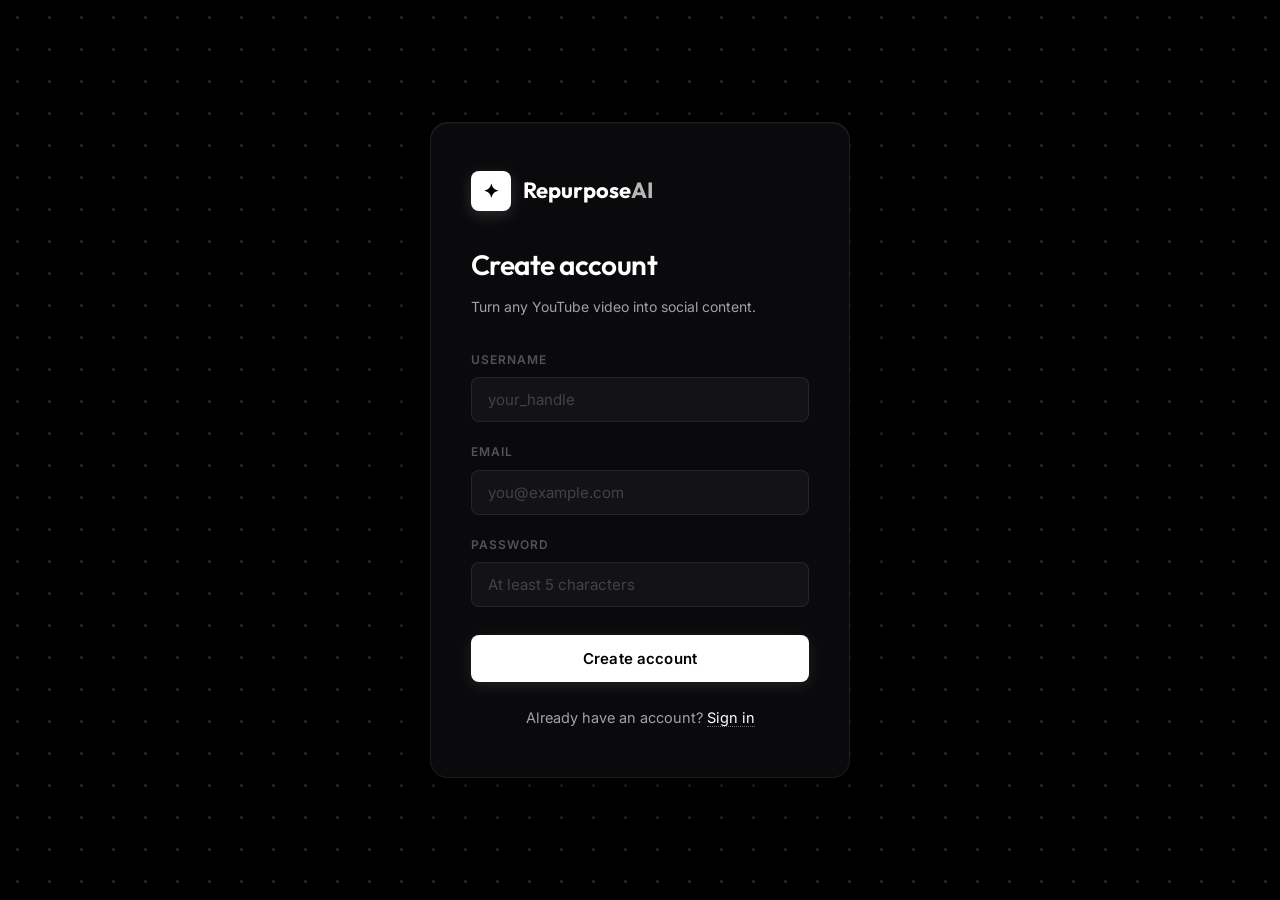
<file: Frontend/index.html>
<!DOCTYPE html>
<html lang="en">
<head>
  <!-- Google tag (gtag.js) -->
  <script async src="https://www.googletagmanager.com/gtag/js?id=G-D0ZBN7VBCC"></script>
  <script>
    window.dataLayer = window.dataLayer || [];
    function gtag(){dataLayer.push(arguments);}
    gtag('js', new Date());

    gtag('config', 'G-D0ZBN7VBCC');
  </script>
  <meta charset="UTF-8" />
  <meta name="viewport" content="width=device-width, initial-scale=1.0" />
  <title>Create account — Repurpose AI</title>
  <link rel="stylesheet" href="css/style.css" />
</head>
<body>
<div class="auth-wrap">
  <div class="auth-card">
    <div class="auth-logo">
      <div class="auth-logo-icon">✦</div>
      <span class="auth-logo-name">Repurpose<span>AI</span></span>
    </div>
    <h2>Create account</h2>
    <p class="subtitle">Turn any YouTube video into social content.</p>
    <div class="field">
      <label for="username">Username</label>
      <input type="text" id="username" placeholder="your_handle" autocomplete="username" />
    </div>
    <div class="field">
      <label for="email">Email</label>
      <input type="email" id="email" placeholder="you@example.com" autocomplete="email" />
    </div>
    <div class="field">
      <label for="password">Password</label>
      <input type="password" id="password" placeholder="At least 5 characters" autocomplete="new-password"
        onkeydown="if(event.key==='Enter') registerUser()" />
    </div>
    <button class="btn btn-primary" id="registerBtn" onclick="registerUser()" style="margin-top:8px;">
      Create account
    </button>
    <p class="auth-footer">Already have an account? <a href="login.html">Sign in</a></p>
  </div>
</div>
<script src="js/auth.js"></script>
</body>
</html>
</file>
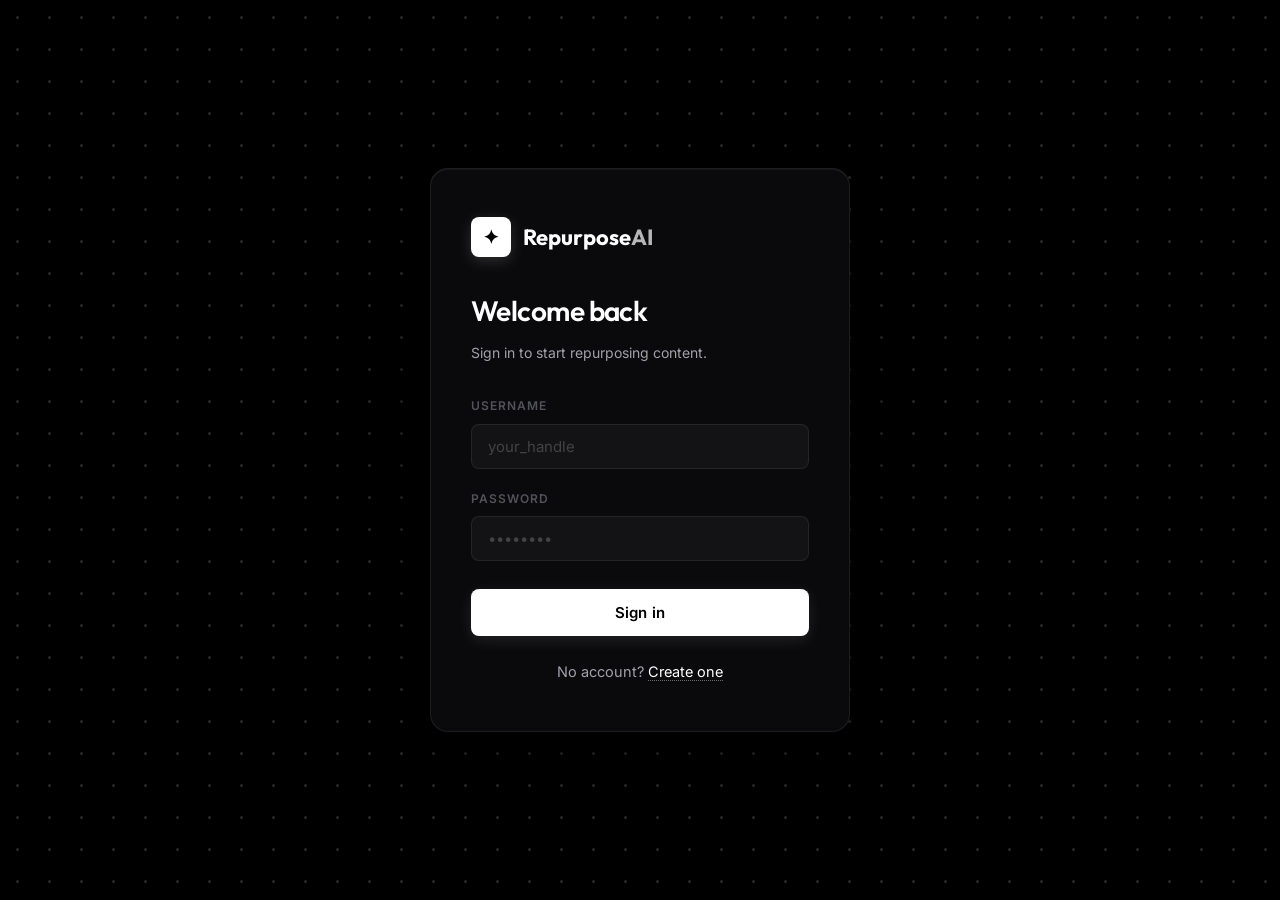
<file: Frontend/dashboard.html>
<!DOCTYPE html>
<html lang="en">
<head>
  <!-- Google tag (gtag.js) -->
  <script async src="https://www.googletagmanager.com/gtag/js?id=G-D0ZBN7VBCC"></script>
  <script>
    window.dataLayer = window.dataLayer || [];
    function gtag(){dataLayer.push(arguments);}
    gtag('js', new Date());

    gtag('config', 'G-D0ZBN7VBCC');
  </script>
  <meta charset="UTF-8" />
  <meta name="viewport" content="width=device-width, initial-scale=1.0" />
  <title>Dashboard — Repurpose AI</title>
  <link rel="stylesheet" href="css/style.css" />
</head>
<body>

<div class="dashboard-wrap">

  <!-- ── Topbar ── -->
  <header class="topbar">
    <div class="topbar-logo">
      <div class="topbar-logo-icon">✦</div>
      Repurpose<span>AI</span>
    </div>
    <div class="topbar-actions">
      <button class="btn-ghost" onclick="logout()">Sign out</button>
    </div>
  </header>

  <!-- ── Sidebar ── -->
  <aside class="sidebar">
    <div class="sidebar-header">
      <h3>History</h3>
    </div>
    <div class="sidebar-list" id="historyContainer">
      <div class="sidebar-empty">
        <span class="sidebar-empty-icon">▶</span>
        No history yet.<br>Generate your first post.
      </div>
    </div>
  </aside>

  <!-- ── Main panel ── -->
  <main class="main">
    <div class="main-inner">

      <div class="main-header">
        <h2>Repurpose a YouTube video</h2>
        <p>Paste a URL — get a Twitter thread, LinkedIn post, and blog summary in seconds.</p>
      </div>

      <!-- URL input -->
      <div class="input-row">
        <div class="url-input-wrap">
          <span class="url-input-icon">▶</span>
          <input
            type="text"
            id="youtubeUrl"
            placeholder="https://www.youtube.com/watch?v=…"
            autocomplete="off"
            onkeydown="if(event.key==='Enter') generateContent()"
          />
        </div>
        <button class="btn-generate" id="generateBtn" onclick="generateContent()">
          <span class="spinner"></span>
          <span class="btn-label">Generate</span>
        </button>
      </div>

      <!-- Output cards -->
      <div class="output-grid">

        <div class="output-card card-twitter">
          <div class="output-card-header">
            <span class="output-platform-badge badge-twitter">𝕏 &nbsp;Twitter thread</span>
            <button class="copy-btn" onclick="copyContent('twitterThread')">Copy</button>
          </div>
          <div class="output-card-body">
            <p id="twitterThread"><span class="placeholder-text">Your Twitter thread will appear here…</span></p>
          </div>
        </div>

        <div class="output-card card-linkedin">
          <div class="output-card-header">
            <span class="output-platform-badge badge-linkedin">in &nbsp;LinkedIn post</span>
            <button class="copy-btn" onclick="copyContent('linkedinPost')">Copy</button>
          </div>
          <div class="output-card-body">
            <p id="linkedinPost"><span class="placeholder-text">Your LinkedIn post will appear here…</span></p>
          </div>
        </div>

        <div class="output-card card-blog full-width">
          <div class="output-card-header">
            <span class="output-platform-badge badge-blog">✍ &nbsp;Blog summary</span>
            <button class="copy-btn" onclick="copyContent('blogSummary')">Copy</button>
          </div>
          <div class="output-card-body">
            <p id="blogSummary"><span class="placeholder-text">Your blog summary will appear here…</span></p>
          </div>
        </div>

      </div>
    </div><!-- /main-inner -->
  </main>

</div>

<script src="js/dashboard.js"></script>
</body>
</html>
</file>
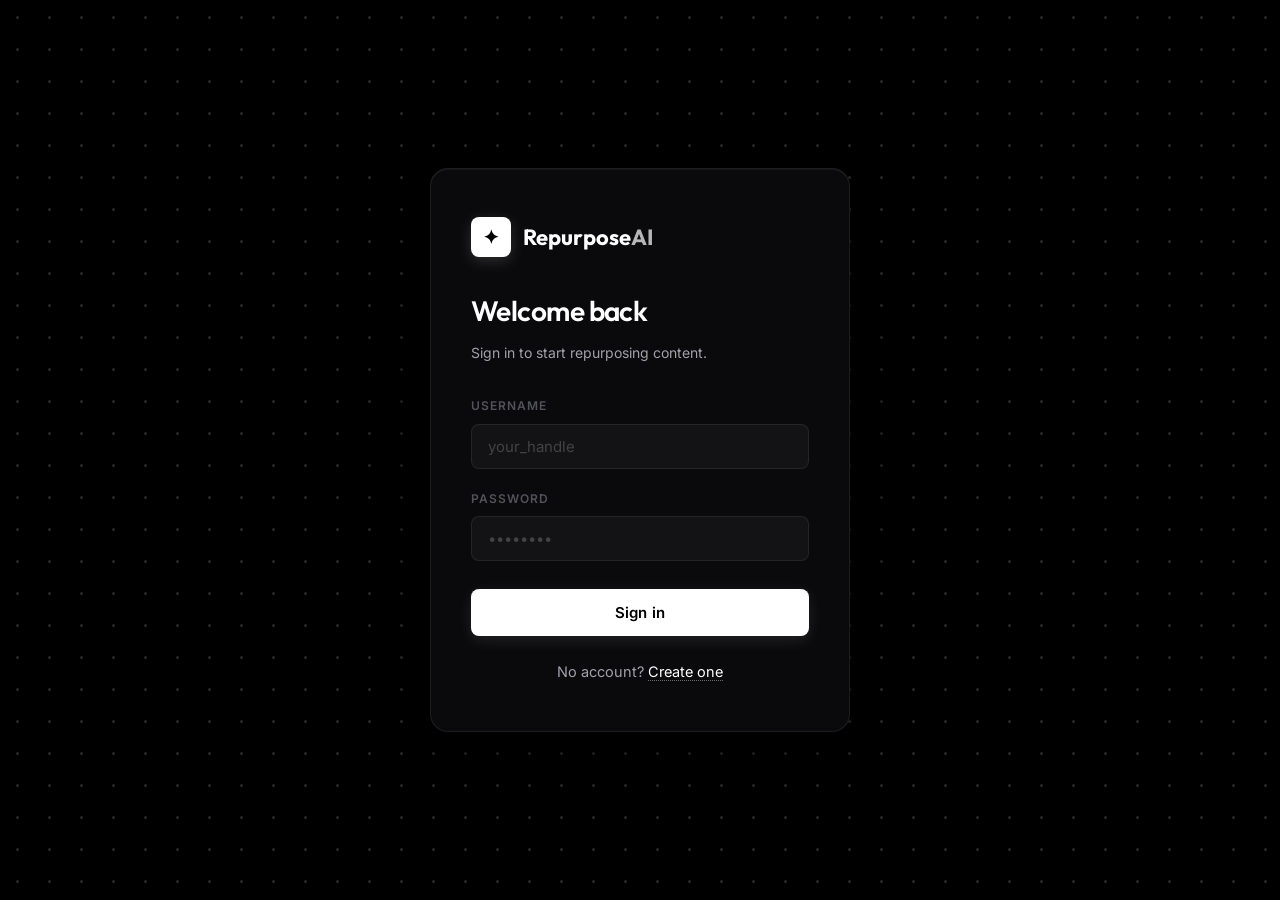
<file: Frontend/login.html>
<!DOCTYPE html>
<html lang="en">
<head>
  <!-- Google tag (gtag.js) -->
  <script async src="https://www.googletagmanager.com/gtag/js?id=G-D0ZBN7VBCC"></script>
  <script>
    window.dataLayer = window.dataLayer || [];
    function gtag(){dataLayer.push(arguments);}
    gtag('js', new Date());

    gtag('config', 'G-D0ZBN7VBCC');
  </script>
  <meta charset="UTF-8" />
  <meta name="viewport" content="width=device-width, initial-scale=1.0" />
  <title>Sign in — Repurpose AI</title>
  <link rel="stylesheet" href="css/style.css" />
</head>
<body>
<div class="auth-wrap">
  <div class="auth-card">
    <div class="auth-logo">
      <div class="auth-logo-icon">✦</div>
      <span class="auth-logo-name">Repurpose<span>AI</span></span>
    </div>
    <h2>Welcome back</h2>
    <p class="subtitle">Sign in to start repurposing content.</p>
    <div class="field">
      <label for="username">Username</label>
      <input type="text" id="username" placeholder="your_handle" autocomplete="username" />
    </div>
    <div class="field">
      <label for="password">Password</label>
      <input type="password" id="password" placeholder="••••••••" autocomplete="current-password"
        onkeydown="if(event.key==='Enter') login()" />
    </div>
    <button class="btn btn-primary" id="loginBtn" onclick="login()" style="margin-top:8px;">
      Sign in
    </button>
    <p class="auth-footer">No account? <a href="index.html">Create one</a></p>
  </div>
</div>
<script src="js/auth.js"></script>
</body>
</html>
</file>
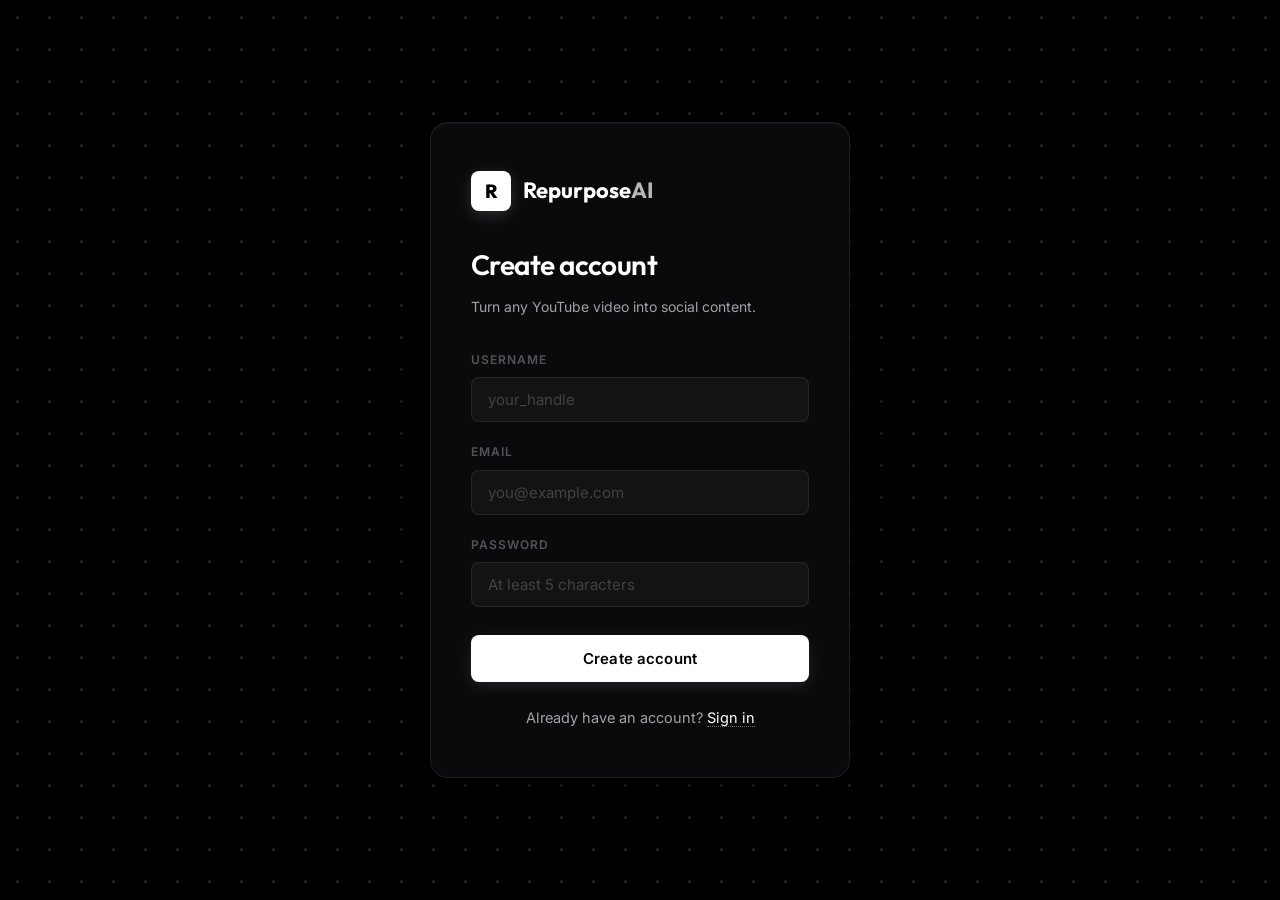
<file: Frontend/register.html>
<!DOCTYPE html>
<html lang="en">
<head>
  <meta charset="UTF-8" />
  <meta name="viewport" content="width=device-width, initial-scale=1.0" />
  <title>Create account — Repurpose AI</title>
  <link rel="stylesheet" href="css/style.css" />
</head>
<body>
<div class="auth-wrap">
  <div class="auth-card">
    <div class="auth-logo">
      <div class="auth-logo-icon">R</div>
      <span class="auth-logo-name">Repurpose<span>AI</span></span>
    </div>
    <h2>Create account</h2>
    <p class="subtitle">Turn any YouTube video into social content.</p>
    <div class="field">
      <label for="username">Username</label>
      <input type="text" id="username" placeholder="your_handle" autocomplete="username" />
    </div>
    <div class="field">
      <label for="email">Email</label>
      <input type="email" id="email" placeholder="you@example.com" autocomplete="email" />
    </div>
    <div class="field">
      <label for="password">Password</label>
      <input type="password" id="password" placeholder="At least 5 characters" autocomplete="new-password"
        onkeydown="if(event.key==='Enter') registerUser()" />
    </div>
    <button class="btn btn-primary" id="registerBtn" onclick="registerUser()" style="margin-top:8px;">
      Create account
    </button>
    <p class="auth-footer">Already have an account? <a href="login.html">Sign in</a></p>
  </div>
</div>
<script src="js/auth.js"></script>
</body>
</html>
</file>
<file: Frontend/css/style.css>
@import url('https://fonts.googleapis.com/css2?family=Inter:wght@300;400;500;600;700;800&family=Outfit:wght@400;500;600;700;800&display=swap');

*,
*::before,
*::after {
  box-sizing: border-box;
  margin: 0;
  padding: 0;
}

:root {
  /* High-Contrast Black & White Developer Theme */
  --bg-dark: #000000; /* Pure black background */
  --bg-card: #0a0a0c; /* Very dark charcoal card base */
  --bg-sidebar: #050507; /* Dark sidebar background */
  --border-glow: rgba(255, 255, 255, 0.08); /* Minimal white border line */
  --border-focus: rgba(255, 255, 255, 0.6); /* High-contrast focus border */

  --text-primary: #ffffff; /* Crisp white */
  --text-secondary: #a1a1aa; /* Light gray text */
  --text-muted: #52525b; /* Medium dark gray text */

  /* Neutral dark-mode accents */
  --purple: #ffffff;
  --purple-glow: rgba(255, 255, 255, 0.15);
  --blue: #ffffff;
  --blue-glow: rgba(255, 255, 255, 0.1);
  --orange: #ffffff;
  --orange-glow: rgba(255, 255, 255, 0.15);

  --danger: #ef4444; /* Standard error color */
  --success: #10b981; /* Standard success color */

  --radius-sm: 8px;
  --radius-md: 12px;
  --radius-lg: 18px;

  --topbar-h: 70px;
  --sidebar-w: 280px;
}

html,
body {
  height: 100%;
  font-family: 'Inter', sans-serif;
  font-size: 15px;
  line-height: 1.6;
  background-color: var(--bg-dark);
  /* Modern white dots background grid */
  background-image: radial-gradient(rgba(255, 255, 255, 0.08) 1.2px, transparent 1.2px);
  background-size: 24px 24px;
  background-attachment: fixed;
  color: var(--text-primary);
  -webkit-font-smoothing: antialiased;
  overflow: hidden;
}

h1,
h2,
h3,
h4 {
  font-family: 'Outfit', sans-serif;
  font-weight: 600;
  letter-spacing: -0.02em;
}

a {
  color: #ffffff;
  text-decoration: none;
  border-bottom: 1px dotted rgba(255, 255, 255, 0.4);
  transition: all 0.2s ease;
}
a:hover {
  color: #ffffff;
  border-bottom-color: #ffffff;
  text-shadow: 0 0 8px rgba(255, 255, 255, 0.3);
}

/* ════════════════════════════════════════
   AUTH PAGES (Sign In / Register)
   ════════════════════════════════════════ */
.auth-wrap {
  min-height: 100vh;
  overflow-y: auto;
  display: flex;
  align-items: center;
  justify-content: center;
  padding: 24px;
  position: relative;
  z-index: 2;
}

.auth-card {
  width: 100%;
  max-width: 420px;
  background: var(--bg-card);
  backdrop-filter: blur(20px);
  -webkit-backdrop-filter: blur(20px);
  border: 1px solid var(--border-glow);
  border-radius: var(--radius-lg);
  padding: 48px 40px;
  box-shadow: 0 20px 50px rgba(0, 0, 0, 0.5), inset 0 1px 0 rgba(255, 255, 255, 0.05);
  animation: cardFadeIn 0.6s cubic-bezier(0.16, 1, 0.3, 1) both;
}

@keyframes cardFadeIn {
  from {
    opacity: 0;
    transform: translateY(20px) scale(0.97);
  }
  to {
    opacity: 1;
    transform: translateY(0) scale(1);
  }
}

.auth-logo {
  display: flex;
  align-items: center;
  gap: 12px;
  margin-bottom: 32px;
}

.auth-logo-icon {
  width: 40px;
  height: 40px;
  background: #ffffff;
  border-radius: 8px;
  display: grid;
  place-items: center;
  font-size: 19px;
  color: #000000;
  font-family: 'Outfit', sans-serif;
  font-weight: 800;
  flex-shrink: 0;
  box-shadow: 0 4px 15px rgba(255, 255, 255, 0.15);
}

.auth-logo-name {
  font-family: 'Outfit', sans-serif;
  font-size: 22px;
  font-weight: 700;
  color: var(--text-primary);
}

.auth-logo-name span {
  color: #ffffff;
  opacity: 0.7;
}

.auth-card h2 {
  font-size: 28px;
  color: var(--text-primary);
  margin-bottom: 8px;
}

.auth-card .subtitle {
  color: var(--text-secondary);
  font-size: 14px;
  margin-bottom: 32px;
  font-weight: 400;
}

.field {
  margin-bottom: 20px;
}

.field label {
  display: block;
  font-size: 12px;
  font-weight: 600;
  text-transform: uppercase;
  letter-spacing: 0.08em;
  color: var(--text-muted);
  margin-bottom: 8px;
}

.field input {
  width: 100%;
  padding: 12px 16px;
  background: rgba(255, 255, 255, 0.04);
  border: 1px solid var(--border-glow);
  border-radius: var(--radius-sm);
  color: var(--text-primary);
  font-family: 'Inter', sans-serif;
  font-size: 15px;
  outline: none;
  transition: all 0.25s cubic-bezier(0.25, 0.8, 0.25, 1);
}

.field input::placeholder {
  color: rgba(255, 255, 255, 0.2);
}

.field input:focus {
  border-color: var(--border-focus);
  background: rgba(255, 255, 255, 0.08);
  box-shadow: 0 0 0 4px rgba(255, 255, 255, 0.1);
}

.btn {
  display: inline-flex;
  align-items: center;
  justify-content: center;
  gap: 8px;
  width: 100%;
  padding: 14px 24px;
  border: none;
  border-radius: var(--radius-sm);
  font-family: 'Inter', sans-serif;
  font-size: 15px;
  font-weight: 600;
  cursor: pointer;
  transition: all 0.3s cubic-bezier(0.25, 0.8, 0.25, 1);
  letter-spacing: 0.01em;
}

.btn-primary {
  background: #ffffff;
  color: #000000;
  box-shadow: 0 4px 15px rgba(255, 255, 255, 0.1);
}

.btn-primary:hover {
  background: #e4e4e7;
  transform: translateY(-2px) scale(1.02);
  box-shadow: 0 10px 25px rgba(255, 255, 255, 0.2);
}

.btn-primary:active {
  transform: translateY(1px) scale(0.97);
  box-shadow: 0 4px 10px rgba(255, 255, 255, 0.1);
}

.auth-footer {
  margin-top: 24px;
  text-align: center;
  font-size: 14.5px;
  color: var(--text-secondary);
}

/* ════════════════════════════════════════
   TOAST NOTIFICATION
   ════════════════════════════════════════ */
.toast {
  position: fixed;
  bottom: 28px;
  right: 28px;
  padding: 16px 24px;
  border-radius: var(--radius-md);
  font-size: 14.5px;
  font-weight: 500;
  z-index: 9999;
  transform: translateY(100px) scale(0.9);
  opacity: 0;
  transition: all 0.4s cubic-bezier(0.175, 0.885, 0.32, 1.275);
  max-width: 360px;
  display: flex;
  align-items: center;
  gap: 12px;
  background: #0a0a0c;
  border: 1px solid var(--border-glow);
  backdrop-filter: blur(16px);
  -webkit-backdrop-filter: blur(16px);
  box-shadow: 0 20px 40px rgba(0, 0, 0, 0.5);
}

.toast.show {
  transform: translateY(0) scale(1);
  opacity: 1;
}

.toast.success {
  border-color: rgba(16, 185, 129, 0.4);
  color: #34d399;
}

.toast.error {
  border-color: rgba(239, 68, 68, 0.4);
  color: #f87171;
}

/* ════════════════════════════════════════
   SPINNER / LOADING STATE
   ════════════════════════════════════════ */
.spinner {
  width: 18px;
  height: 18px;
  border: 2px solid rgba(0, 0, 0, 0.2);
  border-top-color: #000000;
  border-radius: 50%;
  animation: spin 0.65s linear infinite;
  display: none;
  flex-shrink: 0;
}

.btn-generate.loading .spinner {
  display: block;
}

.btn-generate.loading .btn-label {
  display: none;
}

@keyframes spin {
  to {
    transform: rotate(360deg);
  }
}

/* ════════════════════════════════════════
   DASHBOARD SHELL
   ════════════════════════════════════════ */
.dashboard-wrap {
  display: grid;
  grid-template-columns: var(--sidebar-w) 1fr;
  grid-template-rows: var(--topbar-h) 1fr;
  height: 100vh;
  overflow: hidden;
  position: relative;
  z-index: 2;
}

/* ── Topbar ── */
.topbar {
  grid-column: 1 / -1;
  display: flex;
  align-items: center;
  justify-content: space-between;
  padding: 0 32px;
  background: rgba(5, 5, 7, 0.85);
  backdrop-filter: blur(16px);
  -webkit-backdrop-filter: blur(16px);
  border-bottom: 1px solid var(--border-glow);
  z-index: 100;
}

.topbar-logo {
  display: flex;
  align-items: center;
  gap: 12px;
  font-family: 'Outfit', sans-serif;
  font-size: 20px;
  font-weight: 700;
  color: var(--text-primary);
  letter-spacing: -0.01em;
}

.topbar-logo-icon {
  width: 34px;
  height: 34px;
  background: #ffffff;
  border-radius: 6px;
  display: grid;
  place-items: center;
  font-size: 16px;
  color: #000000;
  font-weight: 800;
  box-shadow: 0 2px 10px rgba(255, 255, 255, 0.15);
}

.topbar-logo span {
  color: #ffffff;
  opacity: 0.7;
}

.topbar-actions {
  display: flex;
  align-items: center;
  gap: 12px;
}

.btn-ghost {
  display: inline-flex;
  align-items: center;
  gap: 8px;
  background: rgba(255, 255, 255, 0.02);
  color: var(--text-secondary);
  border: 1px solid var(--border-glow);
  border-radius: var(--radius-sm);
  padding: 8px 16px;
  font-family: 'Inter', sans-serif;
  font-size: 13.5px;
  font-weight: 500;
  cursor: pointer;
  transition: all 0.25s cubic-bezier(0.25, 0.8, 0.25, 1);
}

.btn-ghost:hover {
  background: rgba(255, 255, 255, 0.08);
  color: var(--text-primary);
  border-color: rgba(255, 255, 255, 0.2);
  transform: translateY(-1px);
}

.btn-ghost:active {
  transform: translateY(1px);
}

/* ════════════════════════════════════════
   SIDEBAR
   ════════════════════════════════════════ */
.sidebar {
  background: var(--bg-sidebar);
  backdrop-filter: blur(10px);
  -webkit-backdrop-filter: blur(10px);
  display: flex;
  flex-direction: column;
  overflow: hidden;
  border-right: 1px solid var(--border-glow);
}

.sidebar-header {
  padding: 24px 20px 16px;
  border-bottom: 1px solid var(--border-glow);
}

.sidebar-header h3 {
  font-family: 'Inter', sans-serif;
  font-size: 11px;
  text-transform: uppercase;
  letter-spacing: 0.12em;
  color: var(--text-muted);
  font-weight: 700;
}

.sidebar-list {
  flex: 1;
  overflow-y: auto;
  padding: 12px 12px 20px;
  scrollbar-width: thin;
  scrollbar-color: rgba(255, 255, 255, 0.08) transparent;
}

.sidebar-list::-webkit-scrollbar {
  width: 4px;
}

.sidebar-list::-webkit-scrollbar-thumb {
  background: rgba(255, 255, 255, 0.08);
  border-radius: 4px;
}

.history-item {
  display: flex;
  align-items: center;
  gap: 12px;
  padding: 10px 12px;
  border-radius: var(--radius-sm);
  cursor: pointer;
  transition: all 0.25s cubic-bezier(0.25, 0.8, 0.25, 1);
  margin-bottom: 2px;
  border: 1px solid transparent;
}

.history-item:hover {
  background: rgba(255, 255, 255, 0.05);
  transform: translateX(4px);
}

.history-item.active {
  background: rgba(255, 255, 255, 0.08);
  border-color: rgba(255, 255, 255, 0.15);
  transform: translateX(6px);
}

.history-item-icon {
  width: 24px;
  height: 24px;
  border-radius: 6px;
  background: rgba(255, 255, 255, 0.05);
  display: grid;
  place-items: center;
  font-size: 10px;
  flex-shrink: 0;
  color: var(--text-muted);
  transition: all 0.2s ease;
}

.history-item.active .history-item-icon {
  background: #ffffff;
  color: #000000;
  box-shadow: 0 0 10px rgba(255, 255, 255, 0.25);
}

.history-item-url {
  flex: 1;
  font-size: 13px;
  color: var(--text-secondary);
  overflow: hidden;
  text-overflow: ellipsis;
  white-space: nowrap;
  font-weight: 500;
  transition: color 0.2s ease;
}

.history-item:hover .history-item-url {
  color: var(--text-primary);
}

.history-item.active .history-item-url {
  color: #ffffff;
}

.history-item-delete {
  background: transparent;
  border: none;
  color: var(--text-muted);
  cursor: pointer;
  display: flex;
  align-items: center;
  justify-content: center;
  padding: 6px;
  border-radius: 4px;
  opacity: 0;
  transition: all 0.2s ease;
  font-size: 14px;
  flex-shrink: 0;
}

.history-item:hover .history-item-delete {
  opacity: 0.6;
}

.history-item:hover .history-item-delete:hover {
  opacity: 1;
  color: var(--danger);
  background: rgba(239, 68, 68, 0.15);
}

.sidebar-empty {
  padding: 40px 20px;
  text-align: center;
  font-size: 13.5px;
  color: var(--text-muted);
  line-height: 1.8;
}

.sidebar-empty-icon {
  font-size: 28px;
  display: block;
  margin-bottom: 12px;
  opacity: 0.2;
}

/* ════════════════════════════════════════
   MAIN PANEL (Dashboard Content)
   ════════════════════════════════════════ */
.main {
  overflow-y: auto;
  padding: 40px 48px 60px;
  scrollbar-width: thin;
  scrollbar-color: rgba(255, 255, 255, 0.08) transparent;
}

.main::-webkit-scrollbar {
  width: 5px;
}

.main::-webkit-scrollbar-thumb {
  background: rgba(255, 255, 255, 0.08);
  border-radius: 4px;
}

/* Centers the dashboard layout horizontally */
.main-inner {
  max-width: 900px;
  margin: 0 auto;
  width: 100%;
}

.main-header {
  margin-bottom: 32px;
}

.main-header h2 {
  font-size: 32px;
  color: var(--text-primary);
  margin-bottom: 6px;
}

.main-header p {
  font-size: 14.5px;
  color: var(--text-secondary);
  font-weight: 400;
}

/* ── URL input row ── */
.input-row {
  display: flex;
  gap: 12px;
  margin-bottom: 36px;
  align-items: stretch;
}

.url-input-wrap {
  flex: 1;
  position: relative;
}

.url-input-icon {
  position: absolute;
  left: 16px;
  top: 50%;
  transform: translateY(-50%);
  font-size: 14px;
  pointer-events: none;
  color: var(--text-muted);
}

.url-input-wrap input {
  width: 100%;
  height: 100%;
  min-height: 52px;
  padding: 0 16px 0 44px;
  background: rgba(255, 255, 255, 0.05);
  border: 1px solid var(--border-glow);
  border-radius: var(--radius-sm);
  color: var(--text-primary);
  font-family: 'Inter', sans-serif;
  font-size: 15px;
  outline: none;
  transition: all 0.25s cubic-bezier(0.25, 0.8, 0.25, 1);
}

.url-input-wrap input::placeholder {
  color: rgba(255, 255, 255, 0.25);
}

.url-input-wrap input:focus {
  border-color: var(--border-focus);
  background: rgba(255, 255, 255, 0.08);
  box-shadow: 0 0 0 4px rgba(255, 255, 255, 0.1);
}

.btn-generate {
  display: inline-flex;
  align-items: center;
  justify-content: center;
  gap: 8px;
  padding: 0 32px;
  height: 52px;
  min-width: 140px;
  background: #ffffff;
  color: #000000;
  border: none;
  border-radius: var(--radius-sm);
  font-family: 'Inter', sans-serif;
  font-size: 15px;
  font-weight: 600;
  cursor: pointer;
  flex-shrink: 0;
  position: relative;
  overflow: hidden;
  transition: all 0.3s cubic-bezier(0.25, 0.8, 0.25, 1);
  box-shadow: 0 4px 15px rgba(255, 255, 255, 0.1);
}

.btn-generate:hover {
  background: #e4e4e7;
  transform: translateY(-2px) scale(1.02);
  box-shadow: 0 10px 25px rgba(255, 255, 255, 0.2);
}

.btn-generate:active {
  transform: translateY(1px) scale(0.97);
  box-shadow: 0 4px 10px rgba(255, 255, 255, 0.1);
}

.btn-generate:disabled {
  opacity: 0.5;
  cursor: not-allowed;
  transform: none !important;
  box-shadow: none !important;
}

/* ════════════════════════════════════════
   OUTPUT CARDS
   ════════════════════════════════════════ */
.output-grid {
  display: grid;
  grid-template-columns: 1fr 1fr;
  gap: 20px;
}

.output-card {
  background: var(--bg-card);
  backdrop-filter: blur(12px);
  -webkit-backdrop-filter: blur(12px);
  border: 1px solid var(--border-glow);
  border-radius: var(--radius-md);
  overflow: hidden;
  display: flex;
  flex-direction: column;
  transition: all 0.3s cubic-bezier(0.25, 0.8, 0.25, 1);
  animation: itemFadeIn 0.6s cubic-bezier(0.16, 1, 0.3, 1) both;
}

.output-card:hover {
  border-color: rgba(255, 255, 255, 0.2);
  box-shadow: 0 12px 30px rgba(0, 0, 0, 0.45);
  transform: translateY(-4px) scale(1.01);
}

.output-card.full-width {
  grid-column: 1 / -1;
}

.output-card.card-twitter {
  border-top: 3px solid #ffffff;
}

.output-card.card-linkedin {
  border-top: 3px solid #a1a1aa;
}

.output-card.card-blog {
  border-top: 3px solid #52525b;
}

.output-card-header {
  display: flex;
  align-items: center;
  justify-content: space-between;
  padding: 16px 20px;
  border-bottom: 1px solid var(--border-glow);
  gap: 12px;
  flex-shrink: 0;
}

.output-platform-badge {
  display: inline-flex;
  align-items: center;
  gap: 6px;
  padding: 4px 12px;
  border-radius: 20px;
  font-size: 12px;
  font-weight: 600;
  letter-spacing: 0.02em;
  font-family: 'Inter', sans-serif;
}

.badge-twitter {
  background: rgba(255, 255, 255, 0.06);
  color: #ffffff;
  border: 1px solid rgba(255, 255, 255, 0.15);
}

.badge-linkedin {
  background: rgba(255, 255, 255, 0.06);
  color: #d4d4d8;
  border: 1px solid rgba(255, 255, 255, 0.12);
}

.badge-blog {
  background: rgba(255, 255, 255, 0.06);
  color: #a1a1aa;
  border: 1px solid rgba(255, 255, 255, 0.1);
}

.copy-btn {
  display: inline-flex;
  align-items: center;
  gap: 6px;
  padding: 6px 14px;
  font-family: 'Inter', sans-serif;
  font-size: 12.5px;
  font-weight: 600;
  border-radius: var(--radius-sm);
  border: 1px solid var(--border-glow);
  background: rgba(255, 255, 255, 0.03);
  color: var(--text-secondary);
  cursor: pointer;
  transition: all 0.25s cubic-bezier(0.25, 0.8, 0.25, 1);
  white-space: nowrap;
  flex-shrink: 0;
}

.copy-btn:hover {
  background: rgba(255, 255, 255, 0.08);
  color: #fff;
  border-color: rgba(255, 255, 255, 0.2);
  transform: scale(1.05);
}

.copy-btn:active {
  transform: scale(0.95);
}

.copy-btn.copied {
  color: var(--success);
  border-color: rgba(16, 185, 129, 0.4);
  background: rgba(16, 185, 129, 0.1);
  box-shadow: 0 0 10px rgba(16, 185, 129, 0.15);
}

.output-card-body {
  padding: 22px 20px;
  flex: 1;
  min-height: 140px;
}

.output-card-body p {
  font-size: 14.5px;
  line-height: 1.8;
  color: var(--text-primary);
  white-space: pre-wrap;
  word-break: break-word;
}

.output-card-body .placeholder-text {
  color: var(--text-muted);
  font-style: italic;
}

@keyframes itemFadeIn {
  from {
    opacity: 0;
    transform: translateY(16px);
  }
  to {
    opacity: 1;
    transform: translateY(0);
  }
}

.output-card:nth-child(1) {
  animation-delay: 0.05s;
}

.output-card:nth-child(2) {
  animation-delay: 0.15s;
}

.output-card:nth-child(3) {
  animation-delay: 0.25s;
}

/* ════════════════════════════════════════
   RESPONSIVE DESIGN
   ════════════════════════════════════════ */
@media (max-width: 900px) {

  html,
  body {
    overflow: auto;
  }

  .dashboard-wrap {
    grid-template-columns: 1fr;
    height: auto;
    min-height: 100vh;
    overflow: visible;
  }

  .sidebar {
    display: none;
  }

  .main {
    overflow-y: visible;
    padding: 32px 20px 52px;
  }

  .output-grid {
    grid-template-columns: 1fr;
  }

  .output-card.full-width {
    grid-column: 1;
  }

  .btn-generate {
    min-width: 110px;
    padding: 0 20px;
  }
}

/* ── Interactive Dots Grid & Spotlight Styles ── */
body:has(.auth-wrap) {
  background-image: none !important;
}

.dots-container {
  position: fixed;
  top: 0;
  left: 0;
  width: 100vw;
  height: 100vh;
  pointer-events: none;
  z-index: 0;
  overflow: hidden;
  /* Radial mask: hides dots in the center (register/login forms) and fades in towards the edges */
  -webkit-mask-image: radial-gradient(circle 320px at 50% 50%, transparent 15%, black 90%);
  mask-image: radial-gradient(circle 320px at 50% 50%, transparent 15%, black 90%);
}

.interactive-dot {
  position: absolute;
  width: 3px;
  height: 3px;
  background: rgba(255, 255, 255, 0.16); /* Made dot opacity stronger at the edges */
  border-radius: 50%;
  pointer-events: auto;
  transition: transform 0.2s cubic-bezier(0.175, 0.885, 0.32, 1.275), background-color 0.2s, box-shadow 0.2s;
}

@keyframes dotWiggle {
  0%, 100% { transform: translate(0, 0) scale(3.5); }
  20% { transform: translate(-3px, 2px) scale(3.5); }
  40% { transform: translate(3px, -2px) scale(3.5); }
  60% { transform: translate(-2px, -3px) scale(3.5); }
  80% { transform: translate(2px, 3px) scale(3.5); }
}

.interactive-dot:hover {
  background: #ffffff;
  box-shadow: 0 0 10px #ffffff;
  animation: dotWiggle 0.4s linear infinite;
  z-index: 10;
  cursor: pointer;
}

/* Cursor Follow Spotlight Shade for Dashboard Background */
body::before {
  content: "";
  position: fixed;
  top: 0;
  left: 0;
  width: 100vw;
  height: 100vh;
  background: radial-gradient(circle 250px at var(--mouse-x, -999px) var(--mouse-y, -999px), rgba(255, 255, 255, 0.04), transparent 80%);
  pointer-events: none;
  z-index: 1; /* Above static dot background, below dashboard-wrap */
}
</file>
